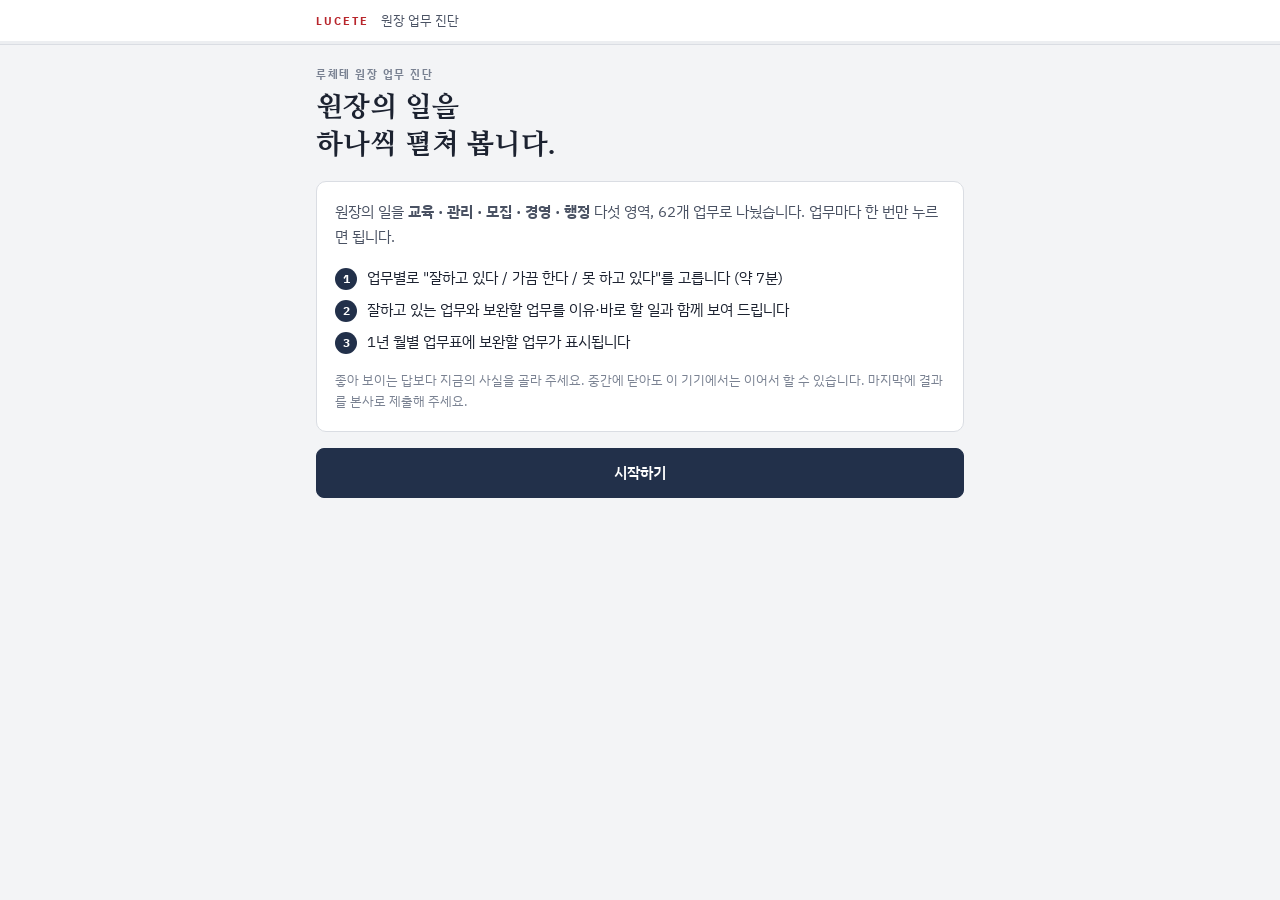
<file: index.html>
<!doctype html>
<html lang="ko">
<head>
<meta charset="utf-8">
<meta name="viewport" content="width=device-width, initial-scale=1, viewport-fit=cover">
<title>루체테 원장 업무 진단</title>
<meta name="robots" content="noindex">
<link rel="preconnect" href="https://fonts.googleapis.com">
<link rel="preconnect" href="https://fonts.gstatic.com" crossorigin>
<link rel="stylesheet" href="https://fonts.googleapis.com/css2?family=IBM+Plex+Sans+KR:wght@400;500;600;700&family=Nanum+Myeongjo:wght@700;800&display=swap">
<link rel="stylesheet" href="style.css?v=202610300901">
<style>:root{padding-top:env(safe-area-inset-top,0px);padding-bottom:env(safe-area-inset-bottom,0px)} body{margin:0}</style>
</head>
<body>
<div class="top"><div class="top-in"><span class="brand">LUCETE</span><span class="stage" id="stage">원장 업무 진단</span></div><div class="bar"><i id="bar" style="width:0%"></i></div></div>
<main class="wrap" id="app" aria-live="polite"></main>
<script src="config.js?v=202610300901"></script>
<script src="content.js?v=202610300901"></script>
<script src="app.js?v=202610300901"></script>
</body>
</html>
</file>
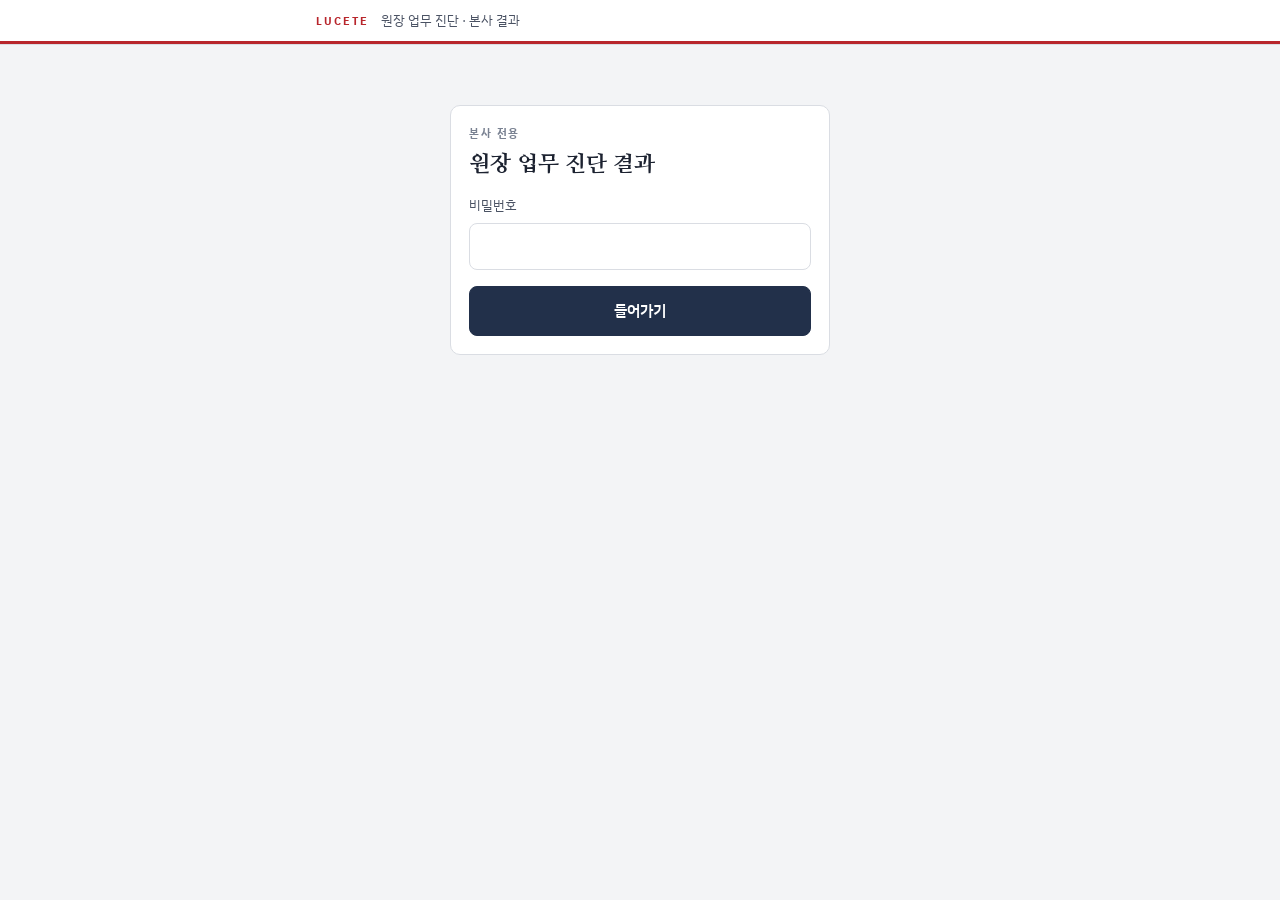
<file: admin.html>
<!doctype html>
<html lang="ko">
<head>
<meta charset="utf-8">
<meta name="viewport" content="width=device-width, initial-scale=1, viewport-fit=cover">
<title>원장 업무 진단 · 본사</title>
<meta name="robots" content="noindex">
<link rel="preconnect" href="https://fonts.googleapis.com">
<link rel="preconnect" href="https://fonts.gstatic.com" crossorigin>
<link rel="stylesheet" href="https://fonts.googleapis.com/css2?family=IBM+Plex+Sans+KR:wght@400;500;600;700&family=Nanum+Myeongjo:wght@700;800&display=swap">
<link rel="stylesheet" href="style.css?v=202610300901">
<style>
:root{padding-top:env(safe-area-inset-top,0px);padding-bottom:env(safe-area-inset-bottom,0px)} body{margin:0}
.wrap.wide { max-width: 1100px; }
.login { max-width: 380px; margin: 40px auto 0; }
.kpis { display: grid; grid-template-columns: repeat(auto-fit, minmax(140px, 1fr)); gap: 10px; }
.kpi { background: var(--paper); border: 1px solid var(--line); border-radius: var(--r); padding: 14px; }
.kpi .k { font-size: 12.5px; color: var(--ink-3); }
.kpi .v { font-family: var(--font-display); font-size: 30px; font-weight: 800; font-variant-numeric: tabular-nums; line-height: 1.2; }
.tbl-wrap { overflow-x: auto; background: var(--paper); border: 1px solid var(--line); border-radius: var(--r); }
table { border-collapse: collapse; width: 100%; font-size: 13.5px; min-width: 860px; }
th, td { padding: 9px 10px; border-bottom: 1px solid var(--line-2); text-align: left; white-space: nowrap; }
th { font-size: 12px; color: var(--ink-3); font-weight: 700; cursor: pointer; user-select: none; position: sticky; top: 0; background: var(--paper); }
th.num, td.num { text-align: right; font-variant-numeric: tabular-nums; }
tbody tr { cursor: pointer; } tbody tr:hover { background: var(--bg); }
td.sc { font-weight: 700; } .lo { color: var(--bad); } .hi { color: var(--good); }
.rank { display: grid; gap: 8px; }
.rk { display: grid; grid-template-columns: 34px 1fr 90px; gap: 10px; align-items: center; font-size: 14px; }
.rk .bar2 { height: 8px; background: var(--line-2); border-radius: 4px; overflow: hidden; grid-column: 2; }
.rk .bar2 i { display: block; height: 100%; background: var(--bad); }
.rk .n { text-align: right; font-variant-numeric: tabular-nums; font-weight: 700; }
.rk .id { font-size: 12px; font-weight: 700; color: var(--ink-3); }
.toolbar { display: flex; flex-wrap: wrap; gap: 8px; align-items: center; justify-content: space-between; }
.detail { position: fixed; inset: 0; background: rgba(10,12,16,.45); z-index: 30; display: grid; place-items: end center; }
.detail-in { background: var(--bg); width: min(720px, 100%); max-height: 88vh; overflow-y: auto; border-radius: 14px 14px 0 0; padding: 18px max(16px, env(safe-area-inset-left, 0px)) calc(24px + env(safe-area-inset-bottom, 0px)); display: grid; gap: 12px; }
@media (min-width: 760px) { .detail { place-items: center; } .detail-in { border-radius: 14px; } }
</style>
</head>
<body>
<div class="top"><div class="top-in"><span class="brand">LUCETE</span><span class="stage" id="stage">원장 업무 진단 · 본사 결과</span></div><div class="bar"><i style="width:100%"></i></div></div>
<main class="wrap wide" id="app" aria-live="polite"></main>
<script src="config.js?v=202610300901"></script>
<script src="content.js?v=202610300901"></script>
<script src="admin.js?v=202610300901"></script>
</body>
</html>
</file>
<file: style.css>
/* Layout: 한 열 업무 점검표 — 업무 카드에 세 칸 답, 결과는 탭(진단·보완·월별표·보내기) */
:root {
  --bg: #F3F4F6; --paper: #FFFFFF; --ink: #1C2230; --ink-2: #4A5263; --ink-3: #7A8292;
  --line: #DADDE3; --line-2: #ECEEF1; --red: #B8262C; --red-soft: #FBEDEE; --navy: #22304A;
  --good: #1F7A5A; --good-soft: #E6F3EE; --mid: #A5640F; --mid-soft: #FBF1E2; --bad: #B8262C; --bad-soft: #FBEDEE;
  --on-navy: #FFFFFF;
  --font-body: "IBM Plex Sans KR", "Apple SD Gothic Neo", "Malgun Gothic", sans-serif;
  --font-display: "Nanum Myeongjo", "AppleMyungjo", "Batang", serif;
  --r: 10px;
}
@media (prefers-color-scheme: dark) {
  :root:not([data-theme="light"]) {
    --bg: #14161B; --paper: #1D2027; --ink: #ECEEF2; --ink-2: #B9BFCA; --ink-3: #868D9A;
    --line: #343844; --line-2: #272A32; --red: #E35A5F; --red-soft: #3A2124; --navy: #9DB1D6;
    --good: #5CC59B; --good-soft: #1C3229; --mid: #E1A24C; --mid-soft: #3A2E1C; --bad: #E35A5F; --bad-soft: #3A2124;
    --on-navy: #14161B; color-scheme: dark;
  }
}
:root[data-theme="dark"] {
  --bg: #14161B; --paper: #1D2027; --ink: #ECEEF2; --ink-2: #B9BFCA; --ink-3: #868D9A;
  --line: #343844; --line-2: #272A32; --red: #E35A5F; --red-soft: #3A2124; --navy: #9DB1D6;
  --good: #5CC59B; --good-soft: #1C3229; --mid: #E1A24C; --mid-soft: #3A2E1C; --bad: #E35A5F; --bad-soft: #3A2124;
  --on-navy: #14161B; color-scheme: dark;
}
* { box-sizing: border-box; }
html, body { background: var(--bg); }
body { color: var(--ink); font-family: var(--font-body); font-size: 15px; line-height: 1.65; -webkit-font-smoothing: antialiased; }
body::before { content: ""; position: fixed; inset: 0 0 auto; height: env(safe-area-inset-top, 0px); z-index: 10; background: var(--paper); }
button, input { font: inherit; color: inherit; }
.wrap { max-width: 680px; margin: 0 auto; padding-left: max(16px, env(safe-area-inset-left, 0px)); padding-right: max(16px, env(safe-area-inset-right, 0px)); padding-block: 20px 64px; }
.top { position: sticky; top: env(safe-area-inset-top, 0px); z-index: 5; background: var(--paper); border-bottom: 1px solid var(--line); }
.top-in { max-width: 680px; margin: 0 auto; padding-left: max(16px, env(safe-area-inset-left, 0px)); padding-right: max(16px, env(safe-area-inset-right, 0px)); padding-block: 10px; display: flex; align-items: center; gap: 12px; }
.brand { font-size: 11px; letter-spacing: .18em; font-weight: 700; color: var(--red); }
.stage { font-size: 13px; color: var(--ink-2); flex: 1; min-width: 0; white-space: nowrap; overflow: hidden; text-overflow: ellipsis; }
.bar { height: 3px; background: var(--line-2); } .bar i { display: block; height: 100%; background: var(--red); transition: width .3s; }
@media (prefers-reduced-motion: reduce) { .bar i { transition: none; } }
h1, h2, h3 { margin: 0; text-wrap: balance; }
h1 { font-family: var(--font-display); font-weight: 800; font-size: 28px; line-height: 1.35; }
h2 { font-family: var(--font-display); font-weight: 800; font-size: 22px; line-height: 1.4; }
h3 { font-size: 16px; font-weight: 700; line-height: 1.5; }
p { margin: 0; }
.eyebrow { font-size: 11px; letter-spacing: .14em; font-weight: 700; color: var(--ink-3); }
.muted { color: var(--ink-3); font-size: 13px; }
.lead { font-size: 15px; color: var(--ink-2); }
.stack { display: grid; gap: 16px; } .stack-s { display: grid; gap: 6px; }
.sheet { background: var(--paper); border: 1px solid var(--line); border-radius: var(--r); padding: 18px; }
.btn { appearance: none; border: 1px solid var(--line); background: var(--paper); border-radius: 8px; padding: 12px 18px; font-weight: 600; cursor: pointer; min-height: 46px; }
.btn.primary { background: var(--navy); border-color: var(--navy); color: var(--on-navy); }
.btn.red { background: var(--red); border-color: var(--red); color: #fff; }
.btn.block { width: 100%; }
.actions { display: flex; gap: 10px; } .actions .btn { flex: 1; }
button:focus-visible, input:focus-visible, summary:focus-visible { outline: 2px solid var(--red); outline-offset: 2px; }
.steps { display: grid; gap: 8px; }
.steps div { display: flex; gap: 10px; align-items: flex-start; font-size: 14.5px; }
.steps b { flex: none; width: 22px; height: 22px; border-radius: 50%; background: var(--navy); color: var(--on-navy); display: grid; place-items: center; font-size: 12px; margin-top: 2px; }
.field { display: grid; gap: 6px; }
.field label, .flabel { font-size: 13px; color: var(--ink-2); }
input[type=text] { width: 100%; border: 1px solid var(--line); border-radius: 8px; padding: 10px 12px; background: var(--paper); }
.seg { display: flex; flex-wrap: wrap; gap: 6px; }
.seg-b { border: 1px solid var(--line); background: var(--paper); border-radius: 8px; padding: 9px 14px; cursor: pointer; font-size: 14px; }
.seg-b.on { background: var(--navy); border-color: var(--navy); color: var(--on-navy); }

/* 진단 */
.area-tabs { display: flex; gap: 4px; }
.at { flex: 1; text-align: center; font-size: 12.5px; padding: 6px 0; border-radius: 6px; background: var(--line-2); color: var(--ink-3); font-weight: 600; }
.at.done { background: var(--good-soft); color: var(--good); }
.at.on { background: var(--navy); color: var(--on-navy); }
.tasks { display: grid; gap: 10px; }
.grp { font-size: 12px; font-weight: 700; color: var(--red); letter-spacing: .06em; margin-top: 8px; }
.task { background: var(--paper); border: 1px solid var(--line); border-radius: var(--r); padding: 14px; display: grid; gap: 10px; }
.task.miss { border-color: var(--bad); box-shadow: 0 0 0 1px var(--bad); }
.task-h { display: flex; justify-content: space-between; gap: 8px; align-items: center; }
.tid { font-size: 11px; font-weight: 700; color: var(--ink-3); letter-spacing: .06em; }
.freq { font-size: 11.5px; color: var(--ink-2); background: var(--line-2); border-radius: 4px; padding: 1px 7px; white-space: nowrap; }
.task-t { font-size: 15px; font-weight: 500; }
.ans { display: grid; grid-template-columns: repeat(3, 1fr); gap: 6px; }
.ans:has(.na), .ans.four { grid-template-columns: repeat(2, 1fr); }
@media (min-width: 520px) { .ans.four { grid-template-columns: repeat(4, 1fr); } }
.ab { border: 1px solid var(--line); background: var(--paper); border-radius: 8px; padding: 9px 4px; font-size: 13.5px; font-weight: 600; cursor: pointer; min-height: 42px; color: var(--ink-2); }
.ab.good.on { background: var(--good); border-color: var(--good); color: #fff; }
.ab.mid.on { background: var(--mid); border-color: var(--mid); color: #fff; }
.ab.bad.on { background: var(--bad); border-color: var(--bad); color: #fff; }
.ab.na.on { background: var(--ink-3); border-color: var(--ink-3); color: #fff; }
.flag { font-size: 13.5px; border-radius: 8px; padding: 10px 12px; }
.bad-f { background: var(--bad-soft); color: var(--bad); }

/* 결과 */
.tabs { display: grid; grid-template-columns: repeat(4, 1fr); gap: 4px; background: var(--line-2); padding: 4px; border-radius: 10px; margin-bottom: 16px; }
.tab { border: 0; background: transparent; padding: 9px 2px; border-radius: 7px; font-size: 13px; font-weight: 600; color: var(--ink-2); cursor: pointer; }
.tab.on { background: var(--paper); color: var(--ink); box-shadow: 0 1px 2px rgba(0,0,0,.08); }
.score-card { display: flex; gap: 18px; align-items: center; background: var(--navy); color: var(--on-navy); border-radius: var(--r); padding: 18px 20px; flex-wrap: wrap; }
.score { display: flex; align-items: baseline; gap: 4px; }
.score .num { font-family: var(--font-display); font-size: 52px; font-weight: 800; line-height: 1; font-variant-numeric: tabular-nums; }
.score .of { opacity: .7; }
.score-meta { display: grid; gap: 8px; min-width: 0; flex: 1; }
.cnt { display: flex; flex-wrap: wrap; gap: 6px; }
.c { font-size: 12.5px; font-weight: 700; padding: 3px 9px; border-radius: 999px; background: var(--paper); color: var(--ink); }
.c.good { color: var(--good); } .c.mid { color: var(--mid); } .c.bad { color: var(--bad); }
.hbars { display: grid; gap: 10px; }
.hb { display: grid; grid-template-columns: 52px 1fr 36px; gap: 10px; align-items: center; font-size: 14px; }
.hb-t { height: 10px; background: var(--line-2); border-radius: 5px; overflow: hidden; }
.hb-t i { display: block; height: 100%; background: var(--navy); border-radius: 5px; }
.hb-t i.w { background: var(--bad); } .hb-t i.s { background: var(--good); }
.hb-v { text-align: right; font-weight: 700; font-variant-numeric: tabular-nums; }
details.ref { border: 1px solid var(--line); border-radius: 8px; }
details.ref summary { cursor: pointer; padding: 11px 14px; font-weight: 600; font-size: 14px; list-style: none; display: flex; gap: 8px; align-items: center; }
details.ref summary::-webkit-details-marker { display: none; }
details.ref summary::after { content: "+"; margin-left: auto; color: var(--ink-3); }
details.ref[open] summary::after { content: "−"; }
details.ref .rb { padding: 0 14px 14px; display: grid; gap: 10px; }
.kind { font-size: 11.5px; font-weight: 700; color: var(--good); background: var(--good-soft); border-radius: 4px; padding: 1px 7px; }
ul.ok { margin: 0; padding-left: 18px; font-size: 14px; color: var(--ink-2); display: grid; gap: 4px; }
.keep { font-size: 13px; color: var(--good); background: var(--good-soft); border-radius: 6px; padding: 8px 10px; }
.pick { display: flex; flex-wrap: wrap; gap: 6px; }
.pill { border: 1px solid var(--line); background: var(--paper); border-radius: 999px; padding: 7px 12px; font-size: 13.5px; cursor: pointer; }
.pill.on { background: var(--navy); border-color: var(--navy); color: var(--on-navy); }
.fix { background: var(--paper); border: 1px solid var(--line); border-radius: var(--r); padding: 16px; display: grid; gap: 10px; }
.fix.bad { border-top: 3px solid var(--bad); } .fix.mid { border-top: 3px solid var(--mid); }
.fix-h { display: flex; flex-wrap: wrap; gap: 8px; align-items: center; }
.lvl { font-size: 12px; font-weight: 700; border-radius: 4px; padding: 2px 8px; }
.lvl.bad { background: var(--bad-soft); color: var(--bad); } .lvl.mid { background: var(--mid-soft); color: var(--mid); } .lvl.pri { background: var(--navy); color: var(--on-navy); }
.fx { display: grid; gap: 2px; font-size: 14.5px; color: var(--ink-2); }
.fx-k { font-size: 12px; font-weight: 700; color: var(--ink); }
.fx.todo { background: var(--bg); border-radius: 8px; padding: 10px 12px; }
.fx.todo p:last-child { color: var(--ink); font-weight: 500; }
.res { font-size: 13px; color: var(--ink-3); display: flex; gap: 8px; flex-wrap: wrap; }
.res span { font-weight: 700; color: var(--ink-2); }
.legend { display: flex; flex-wrap: wrap; gap: 6px; }
.chips { display: flex; flex-wrap: wrap; gap: 6px; }
.ch { font-size: 13px; border-radius: 6px; padding: 4px 9px; background: var(--line-2); color: var(--ink-2); border: 1px solid transparent; }
.ch.good { background: var(--good-soft); color: var(--good); }
.ch.mid { background: var(--mid-soft); color: var(--mid); font-weight: 600; }
.ch.bad { background: var(--bad-soft); color: var(--bad); font-weight: 700; border-color: var(--bad); }
.rec { display: grid; gap: 6px; }
.rec-k { font-size: 12.5px; font-weight: 700; color: var(--ink-3); }
.months { display: grid; grid-template-columns: repeat(auto-fill, minmax(200px, 1fr)); gap: 10px; }
.mon { background: var(--paper); border: 1px solid var(--line); border-radius: var(--r); padding: 12px; display: grid; gap: 8px; align-content: start; }
.mon.now { border-color: var(--red); box-shadow: 0 0 0 1px var(--red); }
.mon-h { display: flex; justify-content: space-between; align-items: center; }
.mon-h b { font-size: 16px; }
.nowtag { font-size: 11px; font-weight: 700; color: #fff; background: var(--red); border-radius: 4px; padding: 1px 6px; }
pre.summary { white-space: pre-wrap; word-break: keep-all; overflow-wrap: anywhere; background: var(--paper); border: 1px solid var(--line); border-radius: 8px; padding: 14px; font-size: 12.5px; line-height: 1.6; max-height: 380px; overflow-y: auto; font-family: var(--font-body); margin: 0; }
.toast { position: fixed; left: 50%; transform: translateX(-50%); bottom: calc(20px + env(safe-area-inset-bottom, 0px)); background: var(--ink); color: var(--paper); padding: 10px 16px; border-radius: 8px; font-size: 14px; z-index: 20; max-width: calc(100% - 32px); }
.confirm { background: var(--mid-soft); border-radius: 8px; padding: 12px; display: grid; gap: 10px; font-size: 14px; }
@media (max-width: 420px) {
  h1 { font-size: 24px; }
  .tab { font-size: 12px; }
  .ab { font-size: 12.5px; }
}

.good-f { background: var(--good-soft); color: var(--good); }
.btn:disabled { opacity: .5; cursor: not-allowed; }
</file>
